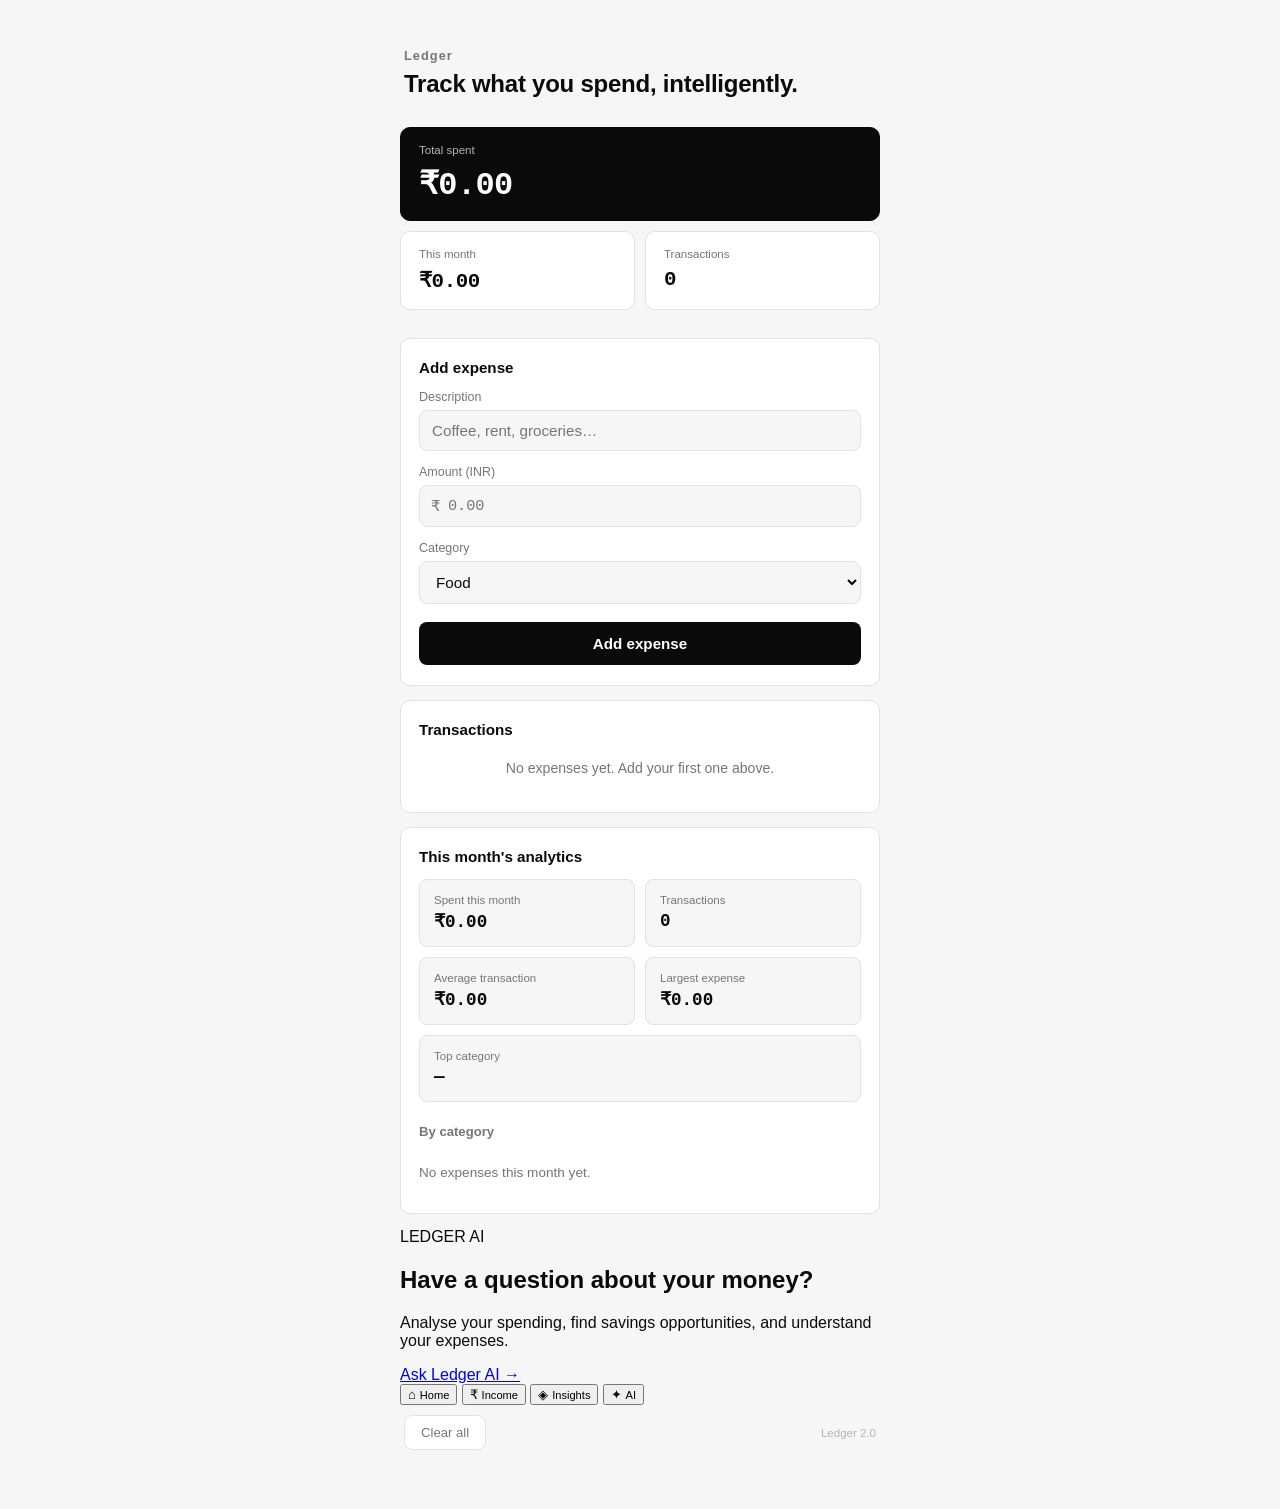
<file: index.html>
<!DOCTYPE html>
<html lang="en">
<head>
  <meta charset="UTF-8">
  <meta name="viewport" content="width=device-width, initial-scale=1.0">
  <title>Ledger 2.0 — Expense Tracker</title>
  <link rel="stylesheet" href="style.css">
</head>
<body>

  <div class="app">
  <!-- Money Impact notification -->
<div id="moneyImpact" class="money-impact" aria-live="polite">
  <span class="money-impact-label">MONEY IMPACT</span>
  <strong id="moneyImpactTitle"></strong>
  <span id="moneyImpactText"></span>
</div>
    <header class="app-header">
      <p class="wordmark">Ledger</p>
      <h1 class="tagline">Track what you spend, intelligently.</h1>
    </header>

          <div id="homePage" class="page-section">

   <section class="dashboard" aria-live="polite">
      <div class="dash-card dash-card--primary">
        <span class="dash-label">Total spent</span>
        <span class="dash-value" id="totalValue">₹0.00</span>
      </div>
      <div class="dash-card">
        <span class="dash-label">This month</span>
        <span class="dash-value" id="dashMonthValue">₹0.00</span>
      </div>
      <div class="dash-card">
        <span class="dash-label">Transactions</span>
        <span class="dash-value" id="countValue">0</span>
      </div>
    </section>

    <section class="entry" aria-labelledby="entry-heading">
      <h2 id="entry-heading" class="section-heading">Add expense</h2>
      <form id="expenseForm" class="entry-form">
        <div class="field">
          <label for="description">Description</label>
          <input type="text" id="description" placeholder="Coffee, rent, groceries…" required>
        </div>
        <div class="field">
          <label for="amount">Amount (INR)</label>
          <div class="amount-input">
            <span class="currency-prefix" aria-hidden="true">₹</span>
            <input type="number" id="amount" placeholder="0.00" step="0.01" min="0.01" required>
          </div>
        </div>
        <div class="field">
          <label for="category">Category</label>
          <select id="category">
            <option value="Food">Food</option>
            <option value="Groceries">Groceries</option>
            <option value="Fuel">Fuel</option>
            <option value="Bills">Bills</option>
            <option value="Transport">Transport</option>
            <option value="Housing">Housing</option>
            <option value="Leisure">Leisure</option>
            <option value="Other">Other</option>
          </select>
        </div>
        <button type="submit" class="add-btn">Add expense</button>
      </form>
    </section>

    <section class="ledger" aria-labelledby="ledger-heading">
      <h2 id="ledger-heading" class="section-heading">Transactions</h2>
      <ol id="expenseList" class="expense-list"></ol>
      <p id="emptyState" class="empty-state">No expenses yet. Add your first one above.</p>
    </section>

    <section class="analytics" aria-labelledby="analytics-heading">
      <h2 id="analytics-heading" class="section-heading">This month's analytics</h2>

      <div class="stats-grid">
        <div class="stat-block">
          <span class="stat-label">Spent this month</span>
          <span class="stat-value" id="monthTotal">₹0.00</span>
        </div>
        <div class="stat-block">
          <span class="stat-label">Transactions</span>
          <span class="stat-value" id="monthCount">0</span>
        </div>
        <div class="stat-block">
          <span class="stat-label">Average transaction</span>
          <span class="stat-value" id="monthAverage">₹0.00</span>
        </div>
        <div class="stat-block">
          <span class="stat-label">Largest expense</span>
          <span class="stat-value" id="monthLargest">₹0.00</span>
        </div>
        <div class="stat-block stat-block--wide">
          <span class="stat-label">Top category</span>
          <span class="stat-value" id="monthTopCategory">—</span>
        </div>
      </div>

      <h3 class="breakdown-title">By category</h3>
      <div id="categoryChart" class="category-chart"></div>
    </section>
    <section class="ai-card" aria-labelledby="ai-heading">

  <div class="ai-card-content">
    <span class="ai-card-label">LEDGER AI</span>

    <h2 id="ai-heading">Have a question about your money?</h2>

    <p>
      Analyse your spending, find savings opportunities,
      and understand your expenses.
    </p>
  </div>

  <a href="ai.html" class="ai-card-btn">
    Ask Ledger AI →
  </a>

    </section>
          </div>        
    <section id="incomePage" class="page-section hidden">
      <div class="money-analysis" id="moneyAnalysis">

  <span class="analysis-label">LEDGER INTELLIGENCE</span>

  <h3>Income vs Spending</h3>

  <div class="analysis-numbers">
    <div>
      <small>Income</small>
      <strong id="analysisIncome">₹0</strong>
    </div>

    <div>
      <small>Expenses</small>
      <strong id="analysisExpense">₹0</strong>
    </div>

    <div>
      <small>Available</small>
      <strong id="analysisAvailable">₹0</strong>
    </div>
  </div>

  <div class="analysis-result" id="analysisResult">
    Add your income and expenses to see your financial position.
  </div>

      </div>

  <header class="page-header">
    <span class="page-label">LEDGER INCOME</span>
    <h2>Track what comes in.</h2>
    <p>Keep your income organized and see what you have available.</p>
  </header>

  <div class="income-total-card">
    <span>Total income</span>
    <strong id="incomeTotal">₹0.00</strong>
  </div>

  <form id="incomeForm" class="income-form">

    <div class="field">
      <label for="incomeSource">Income source</label>
      <input
        type="text"
        id="incomeSource"
        placeholder="Salary, freelance, business…"
        required
      >
    </div>

    <div class="field">
      <label for="incomeAmount">Amount (INR)</label>
      <div class="amount-input">
        <span class="currency-prefix">₹</span>
        <input
          type="number"
          id="incomeAmount"
          placeholder="0.00"
          step="0.01"
          min="0.01"
          required
        >
      </div>
    </div>

    <button type="submit" class="add-btn">
      Add income
    </button>

  </form>

  <div class="income-list-section">
    <h3 class="breakdown-title">Income sources</h3>
    <div id="incomeList" class="income-list"></div>
  </div>

    </section>
    <nav class="bottom-nav" aria-label="Main navigation">

  <button class="nav-btn active" data-page="home">
    <span>⌂</span>
    <small>Home</small>
  </button>

  <button class="nav-btn" data-page="income">
    <span>₹</span>
    <small>Income</small>
  </button>

  <button class="nav-btn" data-page="insights">
    <span>◈</span>
    <small>Insights</small>
  </button>

  <button class="nav-btn" data-page="ai">
    <span>✦</span>
    <small>AI</small>
  </button>

      </nav>
      
    <footer class="app-footer">
      <button id="clearBtn" class="clear-btn" type="button">Clear all</button>
      <span class="version-tag">Ledger 2.0</span>
    </footer>

  </div>

  <script src="script.js"></script>
</body>
</html>
</file>
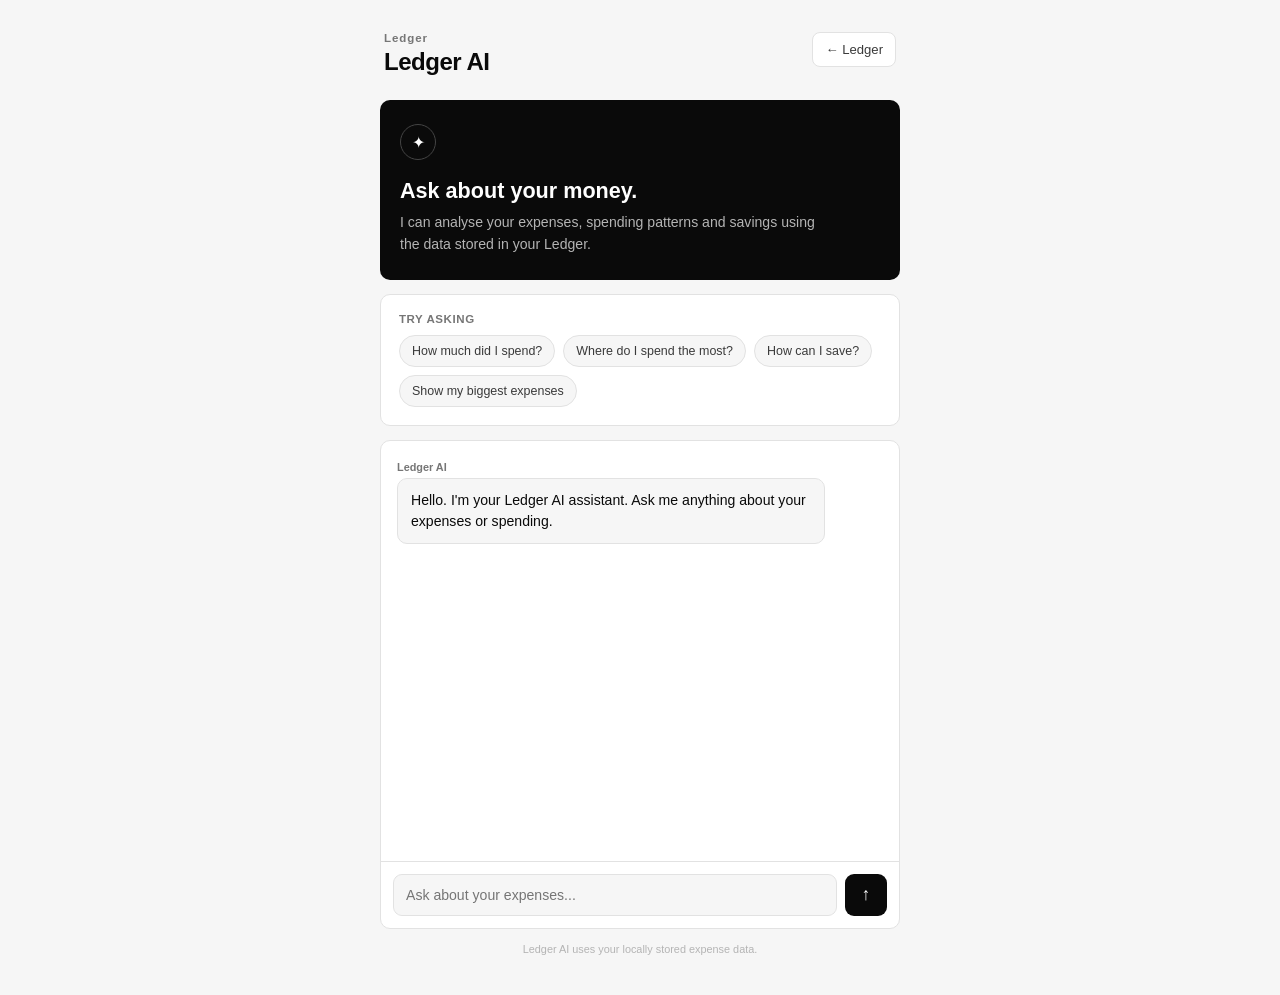
<file: ai.html>
<!DOCTYPE html>
<html lang="en">
<head>
  <meta charset="UTF-8">
  <meta name="viewport" content="width=device-width, initial-scale=1.0">

  <title>Ledger AI</title>

  <link rel="stylesheet" href="ai.css">
</head>

<body>

  <div class="ai-app">

    <!-- Header -->
    <header class="ai-header">

      <div>
        <p class="ai-wordmark">Ledger</p>
        <h1>Ledger AI</h1>
      </div>

      <a href="index.html" class="back-btn">
        ← Ledger
      </a>

    </header>


    <!-- Introduction -->
    <section class="ai-intro">

      <div class="ai-icon">
        ✦
      </div>

      <h2>Ask about your money.</h2>

      <p>
        I can analyse your expenses, spending patterns and savings
        using the data stored in your Ledger.
      </p>

    </section>


    <!-- Quick Questions -->
    <section class="quick-section">

      <p class="quick-label">Try asking</p>

      <div class="quick-buttons">

        <button class="quick-btn" data-question="How much have I spent this month?">
          How much did I spend?
        </button>

        <button class="quick-btn" data-question="What is my biggest spending category?">
          Where do I spend the most?
        </button>

        <button class="quick-btn" data-question="How can I save money?">
          How can I save?
        </button>

        <button class="quick-btn" data-question="Show me my biggest expenses.">
          Show my biggest expenses
        </button>

      </div>

    </section>


    <!-- Chat -->
    <main class="chat-container">

      <div
        id="chatMessages"
        class="chat-messages"
        aria-live="polite"
      >

        <!-- Initial assistant message -->
        <div class="message assistant-message">

          <div class="message-label">
            Ledger AI
          </div>

          <div class="message-bubble">
            Hello. I'm your Ledger AI assistant.
            Ask me anything about your expenses or spending.
          </div>

        </div>

      </div>


      <!-- Input -->
      <form id="chatForm" class="chat-input-area">

        <input
          type="text"
          id="chatInput"
          placeholder="Ask about your expenses..."
          autocomplete="off"
          required
        >

        <button
          type="submit"
          class="send-btn"
          aria-label="Send message"
        >
          ↑
        </button>

      </form>

    </main>


    <!-- Disclaimer -->
    <footer class="ai-footer">

      <span>
        Ledger AI uses your locally stored expense data.
      </span>

    </footer>

  </div>


  <script src="ai.js"></script>

</body>
  </html>
</file>
<file: style.css>
:root {
  --black: #0a0a0a;
  --white: #ffffff;
  --grey-900: #171717;
  --grey-700: #3a3a3a;
  --grey-500: #767676;
  --grey-300: #b4b4b4;
  --grey-150: #e2e2e2;
  --grey-100: #ececec;
  --grey-050: #f6f6f6;

  --sans: -apple-system, BlinkMacSystemFont, 'Segoe UI', Roboto, Helvetica, Arial, sans-serif;
  --mono: 'SF Mono', 'JetBrains Mono', 'IBM Plex Mono', Menlo, Consolas, monospace;

  --radius: 10px;
}

* {
  box-sizing: border-box;
}

body {
  margin: 0;
  min-height: 100vh;
  background: var(--grey-050);
  color: var(--black);
  font-family: var(--sans);
  -webkit-font-smoothing: antialiased;
  display: flex;
  justify-content: center;
  padding: 40px 16px 64px;
}

.app {
  width: 100%;
  max-width: 480px;
}

/* Header */

.app-header {
  padding: 8px 4px 28px;
}

.wordmark {
  margin: 0 0 6px;
  font-size: 0.8rem;
  font-weight: 600;
  letter-spacing: 0.08em;
  color: var(--grey-500);
}

.tagline {
  margin: 0;
  font-size: 1.5rem;
  font-weight: 600;
  letter-spacing: -0.01em;
  line-height: 1.25;
  color: var(--black);
}

/* Dashboard */

.dashboard {
  display: grid;
  grid-template-columns: 1fr 1fr;
  gap: 10px;
  margin-bottom: 28px;
}

.dash-card {
  grid-column: span 1;
  background: var(--white);
  border: 1px solid var(--grey-150);
  border-radius: var(--radius);
  padding: 16px 18px;
  display: flex;
  flex-direction: column;
  gap: 8px;
}

.dash-card--primary {
  grid-column: 1 / -1;
  background: var(--black);
  border-color: var(--black);
}

.dash-card--primary .dash-label {
  color: var(--grey-300);
}

.dash-card--primary .dash-value {
  color: var(--white);
  font-size: 2rem;
}

.dash-label {
  font-size: 0.72rem;
  color: var(--grey-500);
}

.dash-value {
  font-family: var(--mono);
  font-variant-numeric: tabular-nums;
  font-size: 1.3rem;
  font-weight: 600;
  letter-spacing: -0.02em;
}

/* Section headings, shared */

.section-heading {
  margin: 0 0 14px;
  font-size: 0.95rem;
  font-weight: 600;
  color: var(--black);
}

.entry,
.ledger,
.analytics {
  background: var(--white);
  border: 1px solid var(--grey-150);
  border-radius: var(--radius);
  padding: 20px 18px;
  margin-bottom: 14px;
}

/* Entry form */

.entry-form {
  display: flex;
  flex-direction: column;
  gap: 14px;
}

.field {
  display: flex;
  flex-direction: column;
  gap: 6px;
}

label {
  font-size: 0.78rem;
  color: var(--grey-500);
}

input,
select {
  font-family: var(--sans);
  font-size: 0.95rem;
  padding: 11px 12px;
  border: 1px solid var(--grey-150);
  border-radius: 8px;
  background: var(--grey-050);
  color: var(--black);
  width: 100%;
}

.amount-input {
  position: relative;
  display: flex;
  align-items: center;
}

.currency-prefix {
  position: absolute;
  left: 12px;
  color: var(--grey-500);
  font-family: var(--mono);
  font-size: 0.95rem;
  pointer-events: none;
}

.amount-input input {
  padding-left: 28px;
  font-family: var(--mono);
  font-variant-numeric: tabular-nums;
}

input:focus,
select:focus,
button:focus-visible {
  outline: none;
  border-color: var(--black);
  background: var(--white);
}

.add-btn {
  margin-top: 4px;
  padding: 13px;
  border: none;
  border-radius: 8px;
  background: var(--black);
  color: var(--white);
  font-family: var(--sans);
  font-size: 0.95rem;
  font-weight: 600;
  cursor: pointer;
  transition: opacity 0.15s ease;
}

.add-btn:hover {
  opacity: 0.85;
}

.add-btn:active {
  opacity: 0.7;
}

/* Transaction list */

.expense-list {
  list-style: none;
  margin: 0;
  padding: 0;
}

.expense-row {
  display: flex;
  align-items: center;
  justify-content: space-between;
  gap: 12px;
  padding: 13px 0;
  border-bottom: 1px solid var(--grey-100);
}

.expense-row:last-child {
  border-bottom: none;
}

.expense-info {
  display: flex;
  flex-direction: column;
  gap: 3px;
  min-width: 0;
}

.expense-desc {
  font-size: 0.95rem;
  font-weight: 500;
  color: var(--black);
  overflow-wrap: break-word;
}

.expense-meta {
  font-size: 0.75rem;
  color: var(--grey-500);
  display: flex;
  gap: 6px;
  align-items: center;
}

.expense-meta .dot {
  color: var(--grey-300);
}

.expense-side {
  display: flex;
  align-items: center;
  gap: 10px;
  flex-shrink: 0;
}

.expense-amount {
  font-family: var(--mono);
  font-variant-numeric: tabular-nums;
  font-size: 0.95rem;
  font-weight: 600;
  color: var(--black);
}

.remove-btn {
  border: 1px solid var(--grey-150);
  background: var(--white);
  color: var(--grey-500);
  font-size: 0.9rem;
  width: 28px;
  height: 28px;
  border-radius: 50%;
  cursor: pointer;
  line-height: 1;
  display: flex;
  align-items: center;
  justify-content: center;
  transition: border-color 0.15s ease, color 0.15s ease;
}

.remove-btn:hover {
  border-color: var(--black);
  color: var(--black);
}

.empty-state {
  color: var(--grey-500);
  font-size: 0.88rem;
  padding: 8px 0 2px;
  text-align: center;
}

/* Analytics */

.stats-grid {
  display: grid;
  grid-template-columns: 1fr 1fr;
  gap: 10px;
  margin-bottom: 22px;
}

.stat-block {
  display: flex;
  flex-direction: column;
  gap: 5px;
  padding: 14px 14px;
  background: var(--grey-050);
  border: 1px solid var(--grey-150);
  border-radius: 8px;
}

.stat-block--wide {
  grid-column: 1 / -1;
}

.stat-label {
  font-size: 0.72rem;
  color: var(--grey-500);
}

.stat-value {
  font-family: var(--mono);
  font-variant-numeric: tabular-nums;
  font-size: 1.1rem;
  font-weight: 600;
  color: var(--black);
}

.breakdown-title {
  margin: 0 0 12px;
  font-size: 0.82rem;
  font-weight: 600;
  color: var(--grey-500);
}

.category-chart {
  display: flex;
  flex-direction: column;
  gap: 12px;
}

.category-row {
  display: grid;
  grid-template-columns: 84px 1fr 68px;
  align-items: center;
  gap: 10px;
  font-size: 0.85rem;
}

.category-name {
  color: var(--black);
  font-weight: 500;
  overflow: hidden;
  text-overflow: ellipsis;
  white-space: nowrap;
}

.category-bar-track {
  height: 8px;
  background: var(--grey-100);
  border-radius: 4px;
  overflow: hidden;
}

.category-bar-fill {
  height: 100%;
  background: var(--black);
  border-radius: 4px;
}

.category-amount {
  font-family: var(--mono);
  font-variant-numeric: tabular-nums;
  text-align: right;
  color: var(--grey-700);
}

.chart-empty {
  color: var(--grey-500);
  font-size: 0.85rem;
}

/* Footer */

.app-footer {
  display: flex;
  align-items: center;
  justify-content: space-between;
  padding: 10px 4px 0;
}

.clear-btn {
  border: 1px solid var(--grey-150);
  background: var(--white);
  color: var(--grey-500);
  font-family: var(--sans);
  font-size: 0.82rem;
  padding: 9px 16px;
  border-radius: 8px;
  cursor: pointer;
  transition: border-color 0.15s ease, color 0.15s ease;
}

.clear-btn:hover {
  border-color: var(--black);
  color: var(--black);
}

.version-tag {
  font-size: 0.72rem;
  color: var(--grey-300);
}

/* Responsive */

@media (max-width: 420px) {
  body {
    padding: 24px 12px 48px;
  }
  .stats-grid {
    grid-template-columns: 1fr 1fr;
  }
  .category-row {
    grid-template-columns: 68px 1fr 60px;
  }
  .dash-card--primary .dash-value {
    font-size: 1.7rem;
  }
}
/* ==========================================
   MONEY IMPACT
   ========================================== */

.money-impact {
  position: fixed;

  left: 50%;
  bottom: 24px;

  width: calc(100% - 32px);
  max-width: 440px;

  padding: 15px 16px;

  background: var(--black);
  color: var(--white);

  border-radius: 10px;

  box-shadow: 0 12px 30px rgba(0, 0, 0, 0.18);

  display: flex;
  flex-direction: column;
  gap: 3px;

  z-index: 1000;

  opacity: 0;
  transform: translate(-50%, 20px);

  pointer-events: none;

  transition:
    opacity 0.25s ease,
    transform 0.25s ease;
}

.money-impact.show {
  opacity: 1;
  transform: translate(-50%, 0);
}

.money-impact-label {
  font-size: 0.62rem;
  font-weight: 600;

  letter-spacing: 0.1em;

  color: var(--grey-300);
}

.money-impact strong {
  font-size: 0.92rem;
  font-weight: 600;
}

.money-impact > span:last-child {
  font-size: 0.76rem;
  line-height: 1.4;

  color: var(--grey-300);
}
/* ================================
   INCOME vs SPENDING
================================ */

.money-analysis {
  margin-top: 24px;
  padding: 22px;
  border: 1px solid var(--border);
  border-radius: 18px;
  background: var(--card);
}

.analysis-label {
  font-size: .7rem;
  letter-spacing: 2px;
  opacity: .6;
}

.money-analysis h3 {
  margin: 8px 0 20px;
}

.analysis-numbers {
  display: grid;
  grid-template-columns: repeat(3, 1fr);
  gap: 10px;
}

.analysis-numbers div {
  padding: 12px;
  border-radius: 12px;
  background: rgba(255,255,255,.04);
}

.analysis-numbers small {
  display: block;
  opacity: .6;
  margin-bottom: 5px;
}

.analysis-numbers strong {
  font-size: 1rem;
}

.analysis-result {
  margin-top: 18px;
  padding: 14px;
  border-radius: 12px;
  background: rgba(255,255,255,.05);
  line-height: 1.5;
}
.hidden {
    display: none !important;
}
</file>
<file: ai.css>
:root {
  --black: #0a0a0a;
  --white: #ffffff;
  --grey-900: #171717;
  --grey-700: #3a3a3a;
  --grey-500: #767676;
  --grey-300: #b4b4b4;
  --grey-150: #e2e2e2;
  --grey-100: #ececec;
  --grey-050: #f6f6f6;

  --sans: -apple-system, BlinkMacSystemFont, "Segoe UI",
    Roboto, Helvetica, Arial, sans-serif;

  --mono: "SF Mono", "JetBrains Mono", "IBM Plex Mono",
    Menlo, Consolas, monospace;

  --radius: 10px;
}

* {
  box-sizing: border-box;
}

body {
  margin: 0;
  min-height: 100vh;
  background: var(--grey-050);
  color: var(--black);
  font-family: var(--sans);
  -webkit-font-smoothing: antialiased;

  display: flex;
  justify-content: center;

  padding: 24px 16px 40px;
}

.ai-app {
  width: 100%;
  max-width: 520px;
}

/* Header */

.ai-header {
  display: flex;
  justify-content: space-between;
  align-items: flex-start;

  padding: 8px 4px 24px;
}

.ai-wordmark {
  margin: 0 0 4px;

  font-size: 0.72rem;
  font-weight: 600;
  letter-spacing: 0.08em;

  color: var(--grey-500);
}

.ai-header h1 {
  margin: 0;

  font-size: 1.5rem;
  font-weight: 600;
  letter-spacing: -0.02em;
}

.back-btn {
  text-decoration: none;

  color: var(--grey-700);
  background: var(--white);

  border: 1px solid var(--grey-150);
  border-radius: 8px;

  padding: 9px 12px;

  font-size: 0.82rem;
  font-weight: 500;
}

.back-btn:hover {
  border-color: var(--black);
  color: var(--black);
}

/* Introduction */

.ai-intro {
  background: var(--black);
  color: var(--white);

  border-radius: var(--radius);

  padding: 24px 20px;

  margin-bottom: 14px;
}

.ai-icon {
  width: 36px;
  height: 36px;

  display: flex;
  align-items: center;
  justify-content: center;

  border: 1px solid #444;
  border-radius: 50%;

  margin-bottom: 18px;

  font-size: 1rem;
}

.ai-intro h2 {
  margin: 0 0 8px;

  font-size: 1.35rem;
  font-weight: 600;
}

.ai-intro p {
  margin: 0;

  max-width: 430px;

  color: var(--grey-300);

  font-size: 0.88rem;
  line-height: 1.55;
}

/* Quick questions */

.quick-section {
  background: var(--white);

  border: 1px solid var(--grey-150);
  border-radius: var(--radius);

  padding: 18px;

  margin-bottom: 14px;
}

.quick-label {
  margin: 0 0 10px;

  font-size: 0.72rem;
  font-weight: 600;

  color: var(--grey-500);
  text-transform: uppercase;
  letter-spacing: 0.05em;
}

.quick-buttons {
  display: flex;
  flex-wrap: wrap;
  gap: 8px;
}

.quick-btn {
  border: 1px solid var(--grey-150);

  background: var(--grey-050);
  color: var(--grey-700);

  border-radius: 20px;

  padding: 8px 12px;

  font-family: var(--sans);
  font-size: 0.78rem;

  cursor: pointer;

  transition:
    background 0.15s ease,
    color 0.15s ease,
    border-color 0.15s ease;
}

.quick-btn:hover {
  background: var(--black);
  border-color: var(--black);
  color: var(--white);
}

/* Chat */

.chat-container {
  background: var(--white);

  border: 1px solid var(--grey-150);
  border-radius: var(--radius);

  overflow: hidden;
}

.chat-messages {
  min-height: 420px;
  max-height: 520px;

  overflow-y: auto;

  padding: 20px 16px;

  display: flex;
  flex-direction: column;
  gap: 18px;
}

/* Messages */

.message {
  display: flex;
  flex-direction: column;

  max-width: 88%;
}

.assistant-message {
  align-self: flex-start;
}

.user-message {
  align-self: flex-end;
  align-items: flex-end;
}

.message-label {
  margin-bottom: 5px;

  font-size: 0.68rem;
  font-weight: 600;

  color: var(--grey-500);
}

.message-bubble {
  padding: 11px 13px;

  border-radius: 10px;

  font-size: 0.88rem;
  line-height: 1.5;
}

.assistant-message .message-bubble {
  background: var(--grey-050);
  border: 1px solid var(--grey-150);
  color: var(--black);
}

.user-message .message-bubble {
  background: var(--black);
  color: var(--white);
}

/* Input */

.chat-input-area {
  display: flex;
  gap: 8px;

  padding: 12px;

  border-top: 1px solid var(--grey-150);
}

#chatInput {
  flex: 1;

  min-width: 0;

  border: 1px solid var(--grey-150);
  border-radius: 9px;

  background: var(--grey-050);

  padding: 11px 12px;

  font-family: var(--sans);
  font-size: 0.88rem;

  color: var(--black);
}

#chatInput:focus {
  outline: none;

  border-color: var(--black);
  background: var(--white);
}

.send-btn {
  width: 42px;
  height: 42px;

  flex-shrink: 0;

  border: none;
  border-radius: 9px;

  background: var(--black);
  color: var(--white);

  font-size: 1.1rem;
  font-weight: 600;

  cursor: pointer;

  transition: opacity 0.15s ease;
}

.send-btn:hover {
  opacity: 0.85;
}

/* Footer */

.ai-footer {
  padding: 14px 4px 0;

  text-align: center;

  font-size: 0.68rem;
  color: var(--grey-300);
}

/* Mobile */

@media (max-width: 420px) {
  body {
    padding: 18px 10px 30px;
  }

  .ai-header {
    padding-bottom: 18px;
  }

  .ai-intro {
    padding: 20px 17px;
  }

  .chat-messages {
    min-height: 400px;
  }

  .message {
    max-width: 92%;
  }
  }
</file>
